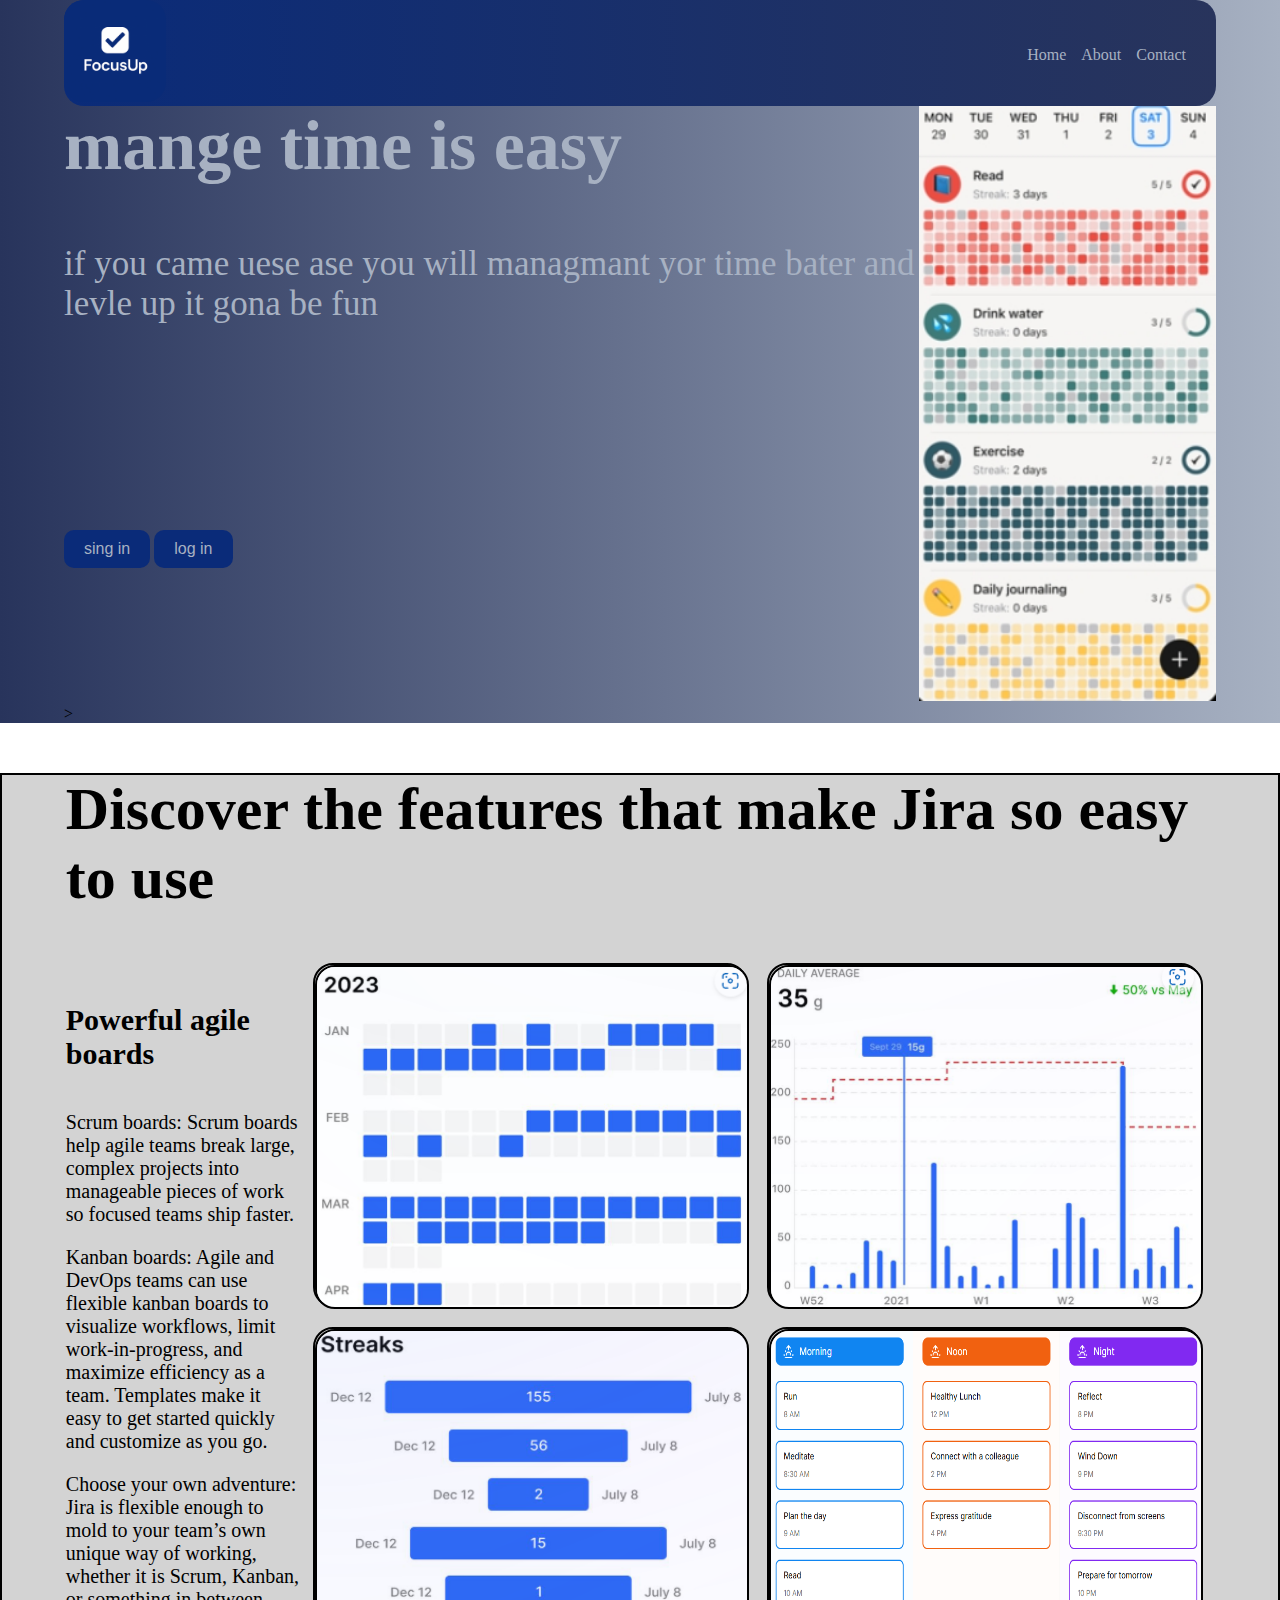
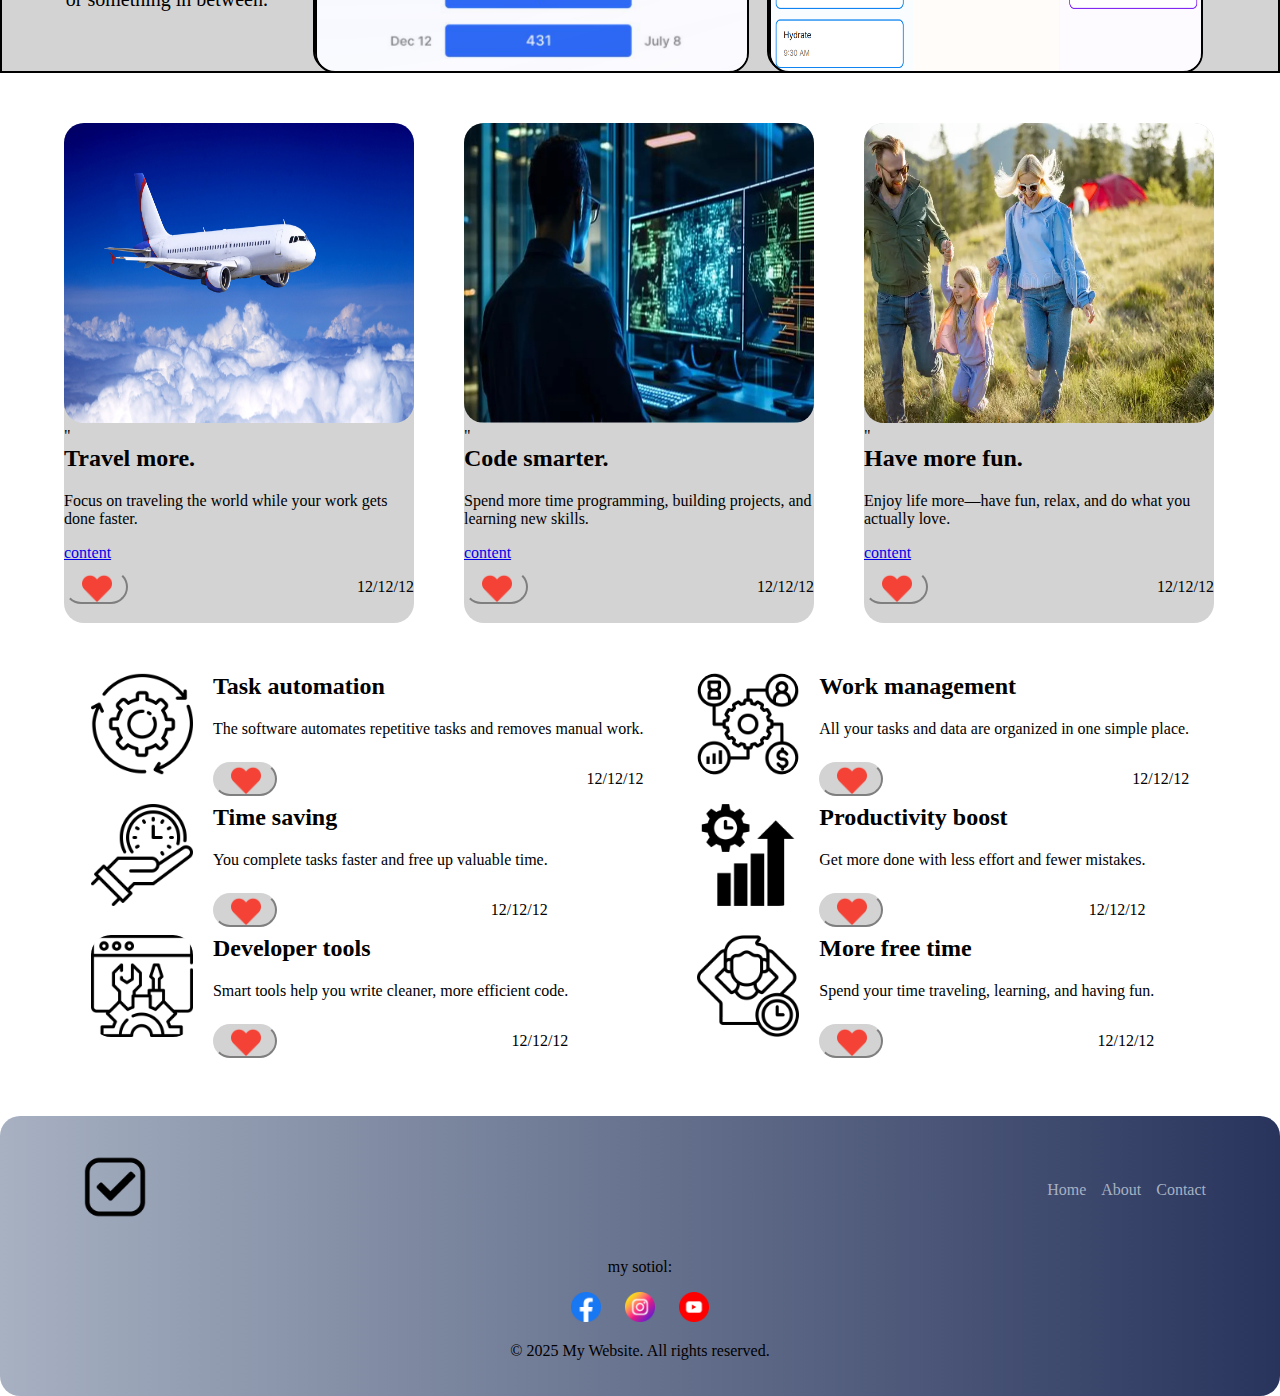
<file: index.html>
﻿<!DOCTYPE html>

<html lang="en" xmlns="http://www.w3.org/1999/xhtml">
<head>
    <meta charset="utf-8" />
    <link rel="stylesheet" href="stely.css">
    <title>FocusUp</title>
</head>
<body>
    <header>
        <div class="container">
            <div class="header__worp">
                
                <div class="header__logo">
                    <a href="index.html"><img class="img__logo" src="img/FocusUp_icon.png" alt="Logo" /></a>
                </div>
                <div class="header__nav">
                    <nav>
                        <ul>
                            <li><a class="a__txt"  href="index.html">Home</a></li>
                            <li><a class="a__txt" href="about.html">About</a></li>
                            <li><a class="a__txt" href="contacts.html">Contact</a></li>
                        </ul>
                    </nav>
                </div>
            </div>
        </div>
    </header>
    <main>
        <section class="hero" id="hero">
            <div class="container">
                <div class="hero__page">
                    <div class="hero__img">
                        <img class="img__hero" src="img/hero.png" alt="hero img" />
                    </div>
                    <div class="hero__text">
                        <h2 class="hero__h">mange time is easy</h2>
                        <p class="hero__p">if you came uese ase you will managmant yor time bater and levle up it gona be fun </p>
                        <button class="sing__in">sing in</button>
                        <button class="log__in">log in</button>
                    </div>
                </div>>
            </div>
        </section>

        <section class="expane__1" id="expane__1">
            <div class="container">
                <div class="expane__h">
                    <h2>Discover the features that make Jira so easy to use</h2>
                </div>
                <div class="expane__worp">
                    <div class="expane__txt">
                        <div class="expane__txth">
                            <h4>Powerful agile boards</h4>
                        </div>
                        <div class="expane__p">
                            <p class="expane__p1">Scrum boards: Scrum boards help agile teams break large, complex projects into manageable pieces of work so focused teams ship faster.</p>
                            <p class="expane__p2">Kanban boards: Agile and DevOps teams can use flexible kanban boards to visualize workflows, limit work-in-progress, and maximize efficiency as a team. Templates make it easy to get started quickly and customize as you go.</p>
                            <p class="expane__p3">Choose your own adventure: Jira is flexible enough to mold to your team’s own unique way of working, whether it is Scrum, Kanban, or something in between.</p>
                        </div>
                    </div>
                    <div class="explen__imgs">
                        <div class="explen__img1">
                            <img class="explen__img1" src="img/explen_1.png" alt="explane img" />
                        </div>
                        <div class="explen__img2">
                            <img class="explen__img2" src="img/explen_2.png" alt="explane img" />
                        </div>
                        <div class="explen__img3">
                            <img class="explen__img3" src="img/explen_3.png" alt="explane img" />
                        </div>
                        <div class="explen__img4">
                            <img class="explen__img4" src="img/explen_4.png" alt="explane img" />
                        </div>
                    </div>
                </div>
            </div>
        </section>

        <section class="explen__2" id="explen__2">
            <div class="container">
                <div class="explen2__worp">
                    <div class="emxplen2">
                        <div>
                            <img class="explen2__img" src="img/explen_2.1.jpeg" alt="explane img" />"
                        </div>
                        <div>
                            <h2>Travel more.</h2>
                            <p>Focus on traveling the world while your work gets done faster.</p>
                            <a href="https://www.bing.com/images/search?q=plane&form=HDRSC3&first=1&cw=2306&ch=1195">content</a>
                        </div>
                        <div class="explen2__sub">
                            <button class="like"><img class="mdia__icon" src="img/heart.png" alt="facebook" /></button>
                            <p>12/12/12</p>
                        </div>
                    </div>
                    <div class="emxplen2">
                        <div>
                            <img class="explen2__img" src="img/explen_2.2.webp" alt="explane img" />"
                        </div>
                        <div>
                            <h2>Code smarter.</h2>
                            <p>Spend more time programming, building projects, and learning new skills.</p>
                            <a href="https://www.bing.com/images/search?q=plane&form=HDRSC3&first=1&cw=2306&ch=1195">content</a>
                        </div>
                        <div class="explen2__sub">
                            <button class="like"><img class="mdia__icon" src="img/heart.png" alt="facebook" /></button>
                            <p>12/12/12</p>
                        </div>
                    </div>
                    <div class="emxplen2">
                        <div>
                            <img class="explen2__img" src="img/explen_2.3.webp" alt="explane img" />"
                        </div>
                        <div>
                            <h2>Have more fun.</h2>
                            <p>Enjoy life more—have fun, relax, and do what you actually love.</p>
                            <a href="https://www.bing.com/images/search?q=plane&form=HDRSC3&first=1&cw=2306&ch=1195">content</a>
                        </div>
                        <div class="explen2__sub">
                            <button class="like"><img class="mdia__icon" src="img/heart.png" alt="facebook" /></button>
                            <p>12/12/12</p>
                        </div>
                    </div>
                </div>
            </div>
        </section>
        <section>
            <div class="container">
                <div class="explen3__worp">
                    <div class="explen__right">
                        <div class="explen3">
                            <div>
                                <img class="explen3__img" src="img/explen_3.1.png" alt="img explen3" />
                            </div>
                            <div class="explen3__txt">
                                <h2>Task automation</h2>
                                <p>The software automates repetitive tasks and removes manual work.</p>
                                <div class="explen2__sub">
                                    <button class="like"><img class="mdia__icon" src="img/heart.png" alt="facebook" /></button>
                                    <p>12/12/12</p>
                                </div>
                            </div>
                        </div>
                        <div class="explen3">
                            <div>
                                <img class="explen3__img" src="img/explen_3.2.png" alt="img explen3" />
                            </div>
                            <div class="explen3__txt">
                                <h2>Time saving</h2>
                                <p>You complete tasks faster and free up valuable time.</p>
                                <div class="explen2__sub">
                                    <button class="like"><img class="mdia__icon" src="img/heart.png" alt="facebook" /></button>
                                    <p>12/12/12</p>
                                </div>
                            </div>
                        </div>
                        <div class="explen3">
                            <div>
                                <img class="explen3__img" src="img/explen_3.3.png" alt="img explen3" />
                            </div>
                            <div class="explen3__txt">
                                <h2>Developer tools</h2>
                                <p>Smart tools help you write cleaner, more efficient code.</p>
                                <div class="explen2__sub">
                                    <button class="like"><img class="mdia__icon" src="img/heart.png" alt="facebook" /></button>
                                    <p>12/12/12</p>
                                </div>
                            </div>
                        </div>
                    </div>
                    <div class="explen__left">
                        <div class="explen3">
                            <div>
                                <img class="explen3__img" src="img/explen_3.4.png" alt="img explen3" />
                            </div>
                            <div class="explen3__txt">
                                <h2>Work management</h2>
                                <p>All your tasks and data are organized in one simple place.</p>
                                <div class="explen2__sub">
                                    <button class="like"><img class="mdia__icon" src="img/heart.png" alt="facebook" /></button>
                                    <p>12/12/12</p>
                                </div>
                            </div>
                        </div>
                        <div class="explen3">
                            <div>
                                <img class="explen3__img" src="img/explen_3.5.png" alt="img explen3" />
                            </div>
                            <div class="explen3__txt">
                                <h2>Productivity boost</h2>
                                <p>Get more done with less effort and fewer mistakes.</p>
                                <div class="explen2__sub">
                                    <button class="like"><img class="mdia__icon" src="img/heart.png" alt="facebook" /></button>
                                    <p>12/12/12</p>
                                </div>
                            </div>
                        </div>
                        <div class="explen3">
                            <div>
                                <img class="explen3__img" src="img/explen_3.6.png" alt="img explen3" />
                            </div>
                            <div class="explen3__txt">
                                <h2>More free time</h2>
                                <p>Spend your time traveling, learning, and having fun.</p>
                                <div class="explen2__sub">
                                    <button class="like"><img class="mdia__icon" src="img/heart.png" alt="facebook" /></button>
                                    <p>12/12/12</p>
                                </div>
                            </div>
                        </div>
                    </div>
                </div>
            </div>
        </section>
    </main>
    <footer>
        <div class="container">
            <div class="footer__worp">
                <div class="header__logo">
                    <a href="index.html"><img class="img__logo" src="img/FocusUp.png" alt="Logo" /></a>
                </div>
                <div class="footer__nav">
                    <nav>
                        <ul>
                            <li><a class="a__txt" href="index.html">Home</a></li>
                            <li><a class="a__txt" href="about.html">About</a></li>
                            <li><a class="a__txt" href="contacts.html">Contact</a></li>
                        </ul>
                    </nav>
                </div>
            </div>
            <div>
                <p>my sotiol:</p>
                <div>
                    <a class="a__txt" href="https://www.facebook.com/"><img class="mdia__icon" src="img/facebook.png" alt="facebook" /></a>
                    <a class="a__txt" href="https://play.google.com/store/apps/details?id=com.instagram.android&hl=en-GB"><img class="mdia__icon" src="img/instagram.png" alt="instagram" /></a>
                    <a class="a__txt" href="https://www.youtube.com/"><img class="mdia__icon" src="img/youtube.png" alt="youtube" /></a>
                </div>
                <p>© 2025 My Website. All rights reserved.</p>
            </div>
        </div>
    </footer>
</body>
</html>
</file>
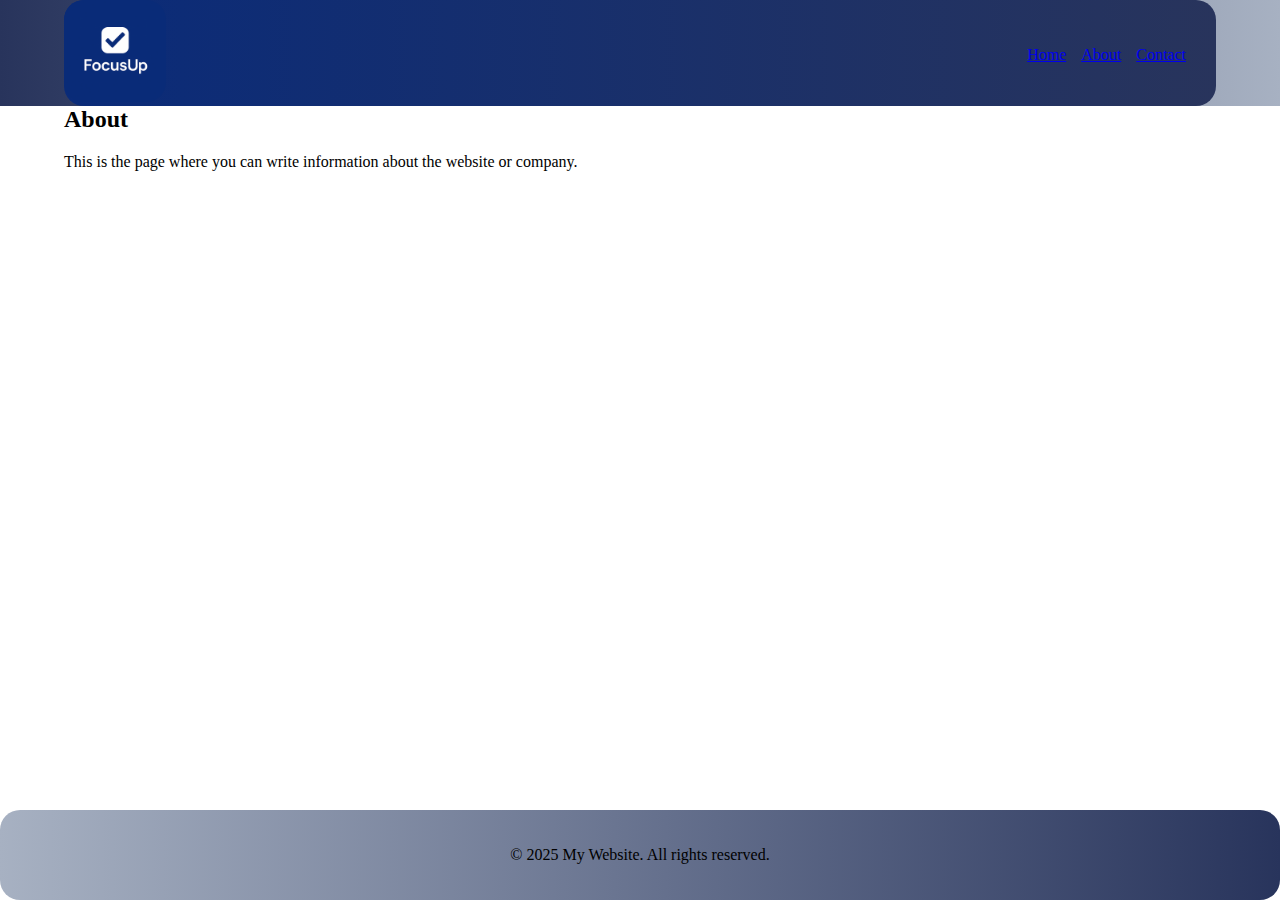
<file: about.html>
﻿<!DOCTYPE html>
<html lang="en">
<head>
    <meta charset="UTF-8" />
    <meta name="viewport" content="width=device-width, initial-scale=1.0" />
    <title>About</title>
    <link rel="stylesheet" href="stely.css" />
</head>
<body>
    <header>
        <div class="container">
            <div class="header__worp">

                <div class="header__logo">
                    <img class="img__logo" src="img/FocusUp_icon.png" alt="Logo" />
                </div>
                <div class="header__nav">
                    <nav>
                        <ul>
                            <li><a href="s.html">Home</a></li>
                            <li><a href="about.html">About</a></li>
                            <li><a href="contacts.html">Contact</a></li>
                        </ul>
                    </nav>
                </div>
            </div>
        </div>
    </header>

    <main>
        <div class="container">
            <h2>About</h2>
            <p>This is the page where you can write information about the website or company.</p>
        </div>
    </main>

    <footer>
        <div class="container">
            <p>© 2025 My Website. All rights reserved.</p>
        </div>
    </footer>
</body>
</html>
</file>
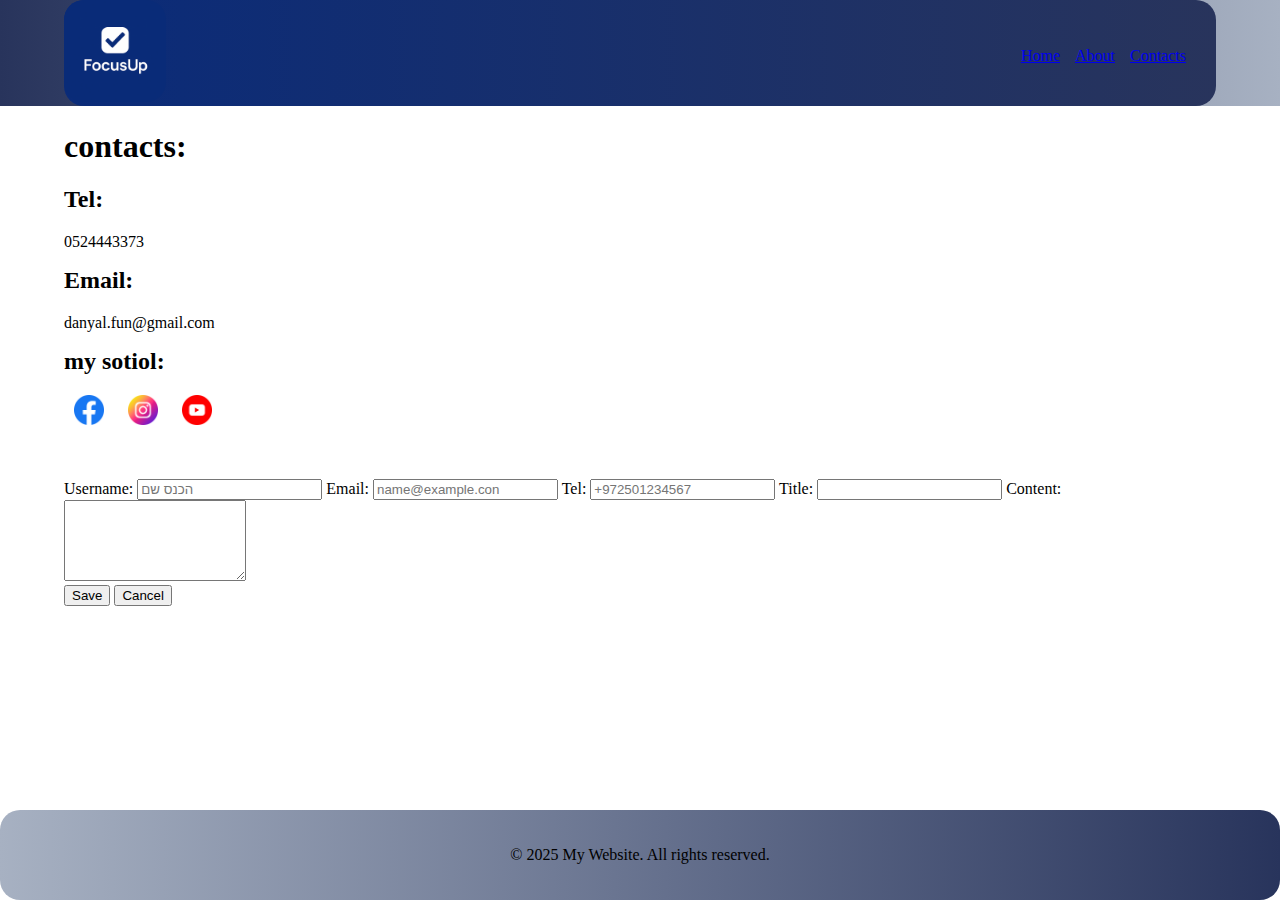
<file: contacts.html>
﻿<!DOCTYPE html>
<html lang="en">
<head>
    <meta charset="UTF-8" />
    <meta name="viewport" content="width=device-width, initial-scale=1.0" />
    <title>Contact</title>
    <link rel="stylesheet" href="stely.css" />
</head>
<body>
    <header>
        <div class="container">
            <div class="header__worp">

                <div class="header__logo">
                    <img class="img__logo" src="img/FocusUp_icon.png" alt="Logo" />
                </div>
                <div class="header__nav">
                    <nav>
                        <ul>
                            <li><a href="index.html">Home</a></li>
                            <li><a href="about.html">About</a></li>
                            <li><a href="contacts.html">Contacts</a></li>
                        </ul>
                    </nav>
                </div>
            </div>
        </div>
    </header>

    <main>
        <div class="container">
            <div class="contents">
                <h1>contacts:</h1>
                <h2>Tel:</h2>
                <p>0524443373</p>
                <h2>Email:</h2>
                <p>danyal.fun@gmail.com</p>
                <h2>my sotiol:</h2>
                <div>
                    <a class="a__txt" href="https://www.facebook.com/"><img class="mdia__icon" src="img/facebook.png" alt="facebook" /></a>
                    <a class="a__txt" href="https://play.google.com/store/apps/details?id=com.instagram.android&hl=en-GB"><img class="mdia__icon" src="img/instagram.png" alt="instagram" /></a>
                    <a class="a__txt" href="https://www.youtube.com/"><img class="mdia__icon" src="img/youtube.png" alt="youtube" /></a>
                </div>
            </div>
        </div>
        <div class="container">

            <form id="newArticleForm">
                <label for="username">Username:</label>
                <input type="text" id="username" name="username" placeholder="הכנס שם" required>

                <label for="email">Email:</label>
                <input type="email" name="email" id="email" required placeholder="name@example.con">

                <label for="tel" >Tel:</label>
                <input type="tel" name="phone" id="tel" pattern="^\+?\d{7,15}$" placeholder="+972501234567">

                <label for="title">Title:</label>
                <input type="text" id="title" name="title" required>

                <label for="content">Content:</label>
                <textarea id="content" name="content" rows="5" required></textarea>
                <div class="buttons">
                    <button type="submit" id="save" class="save-btn">Save</button>
                    <button type="button" id="closePopupBtn" class="cancel-btn">Cancel</button>
                </div>
            </form>
        </div>

    </main>
    <footer>
        <div class="container">
            <p>© 2025 My Website. All rights reserved.</p>
        </div>
    </footer>
    
<script  src="js.js"></script>
</body>
</html>
</file>
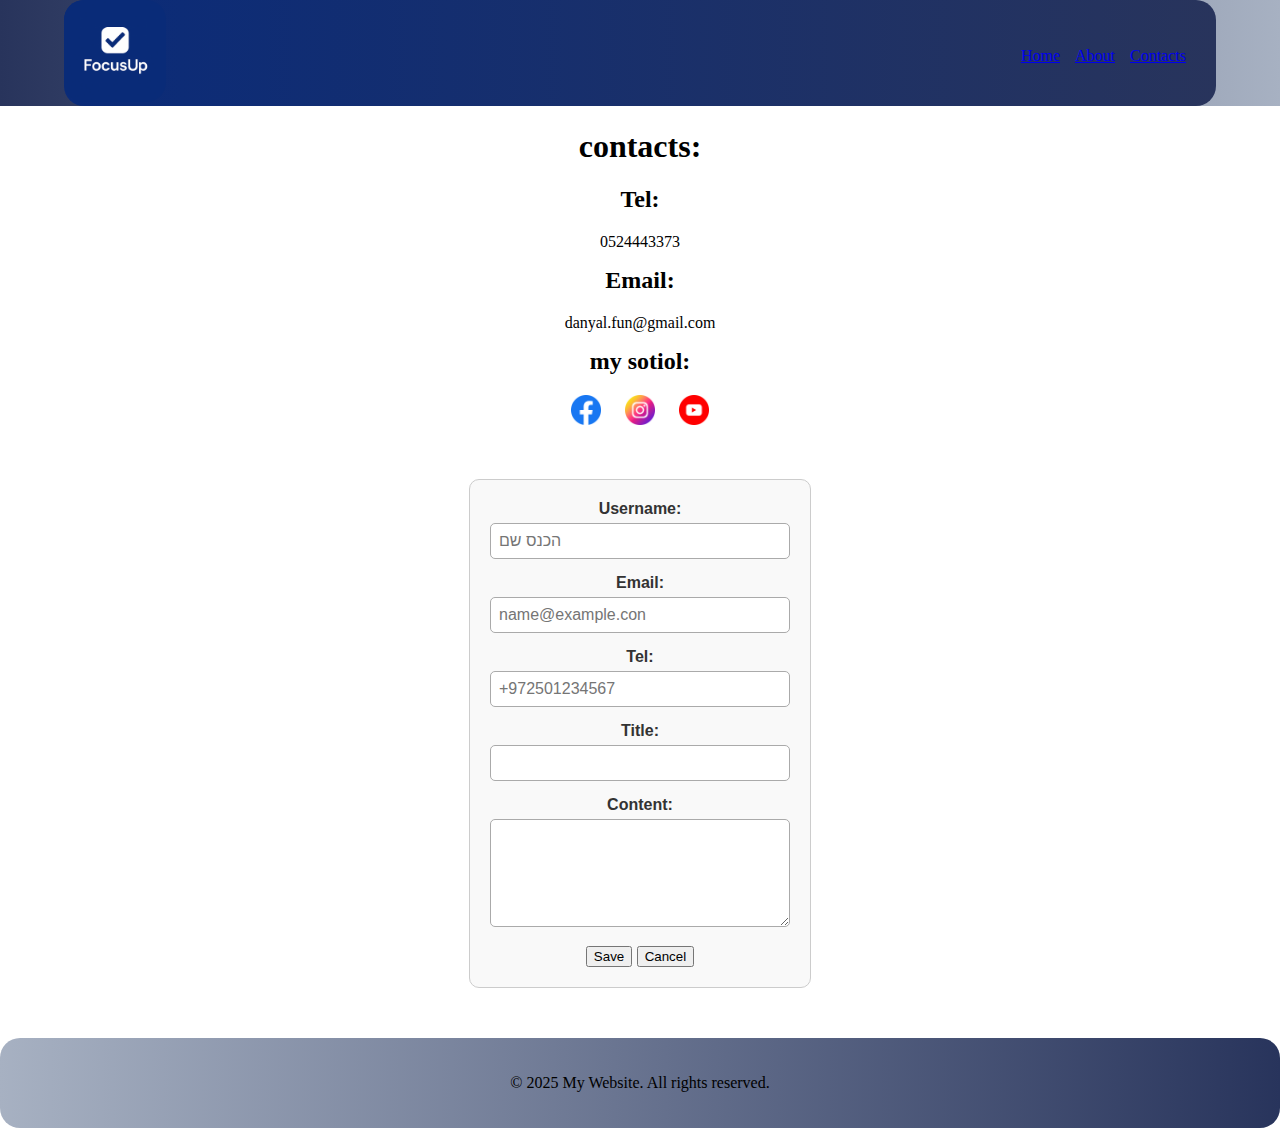
<file: fe/contacts.html>
﻿<!DOCTYPE html>
<html lang="en">
<head>
    <meta charset="UTF-8" />
    <meta name="viewport" content="width=device-width, initial-scale=1.0" />
    <title>Contact</title>
    <link rel="stylesheet" href="stely.css" />
</head>
<body>
    <header>
        <div class="container">
            <div class="header__worp">

                <div class="header__logo">
                    <img class="img__logo" src="img/FocusUp_icon.png" alt="Logo" />
                </div>
                <div class="header__nav">
                    <nav>
                        <ul>
                            <li><a href="index.html">Home</a></li>
                            <li><a href="about.html">About</a></li>
                            <li><a href="contacts.html">Contacts</a></li>
                        </ul>
                    </nav>
                </div>
            </div>
        </div>
    </header>

    <main>
        <div class="container">
            <div class="contents">
                <h1>contacts:</h1>
                <h2>Tel:</h2>
                <p>0524443373</p>
                <h2>Email:</h2>
                <p>danyal.fun@gmail.com</p>
                <h2>my sotiol:</h2>
                <div>
                    <a class="a__txt" href="https://www.facebook.com/"><img class="mdia__icon" src="img/facebook.png" alt="facebook" /></a>
                    <a class="a__txt" href="https://play.google.com/store/apps/details?id=com.instagram.android&hl=en-GB"><img class="mdia__icon" src="img/instagram.png" alt="instagram" /></a>
                    <a class="a__txt" href="https://www.youtube.com/"><img class="mdia__icon" src="img/youtube.png" alt="youtube" /></a>
                </div>
            </div>
        </div>
        <div class="container">

            <form id="newArticleForm">
                <label for="username">Username:</label>
                <input type="text" id="username" name="username" placeholder="הכנס שם" required>

                <label for="email">Email:</label>
                <input type="email" name="email" id="email" required placeholder="name@example.con">

                <label for="tel" >Tel:</label>
                <input type="tel" name="phone" id="tel" pattern="^\+?\d{7,15}$" placeholder="+972501234567">

                <label for="title">Title:</label>
                <input type="text" id="title" name="title" required>

                <label for="content">Content:</label>
                <textarea id="content" name="content" rows="5" required></textarea>
                <div class="buttons">
                    <button type="submit" id="save" class="save-btn">Save</button>
                    <button type="button" id="post" class="cancel-btn">Cancel</button>
                </div>
            </form>
        </div>

    </main>
    <footer>
        <div class="container">
            <p>© 2025 My Website. All rights reserved.</p>
        </div>
    </footer>
    
<script  src="js.js"></script>
</body>
</html>
</file>
<file: stely.css>
.header__worp {
    display: flex;
    justify-content: space-between;
    border-radius: 20px;
    background: linear-gradient(to right,#0A2B79,#28345C);
    padding-right: 20px;
}
.a__txt {
    text-decoration: none;
    color: #A7B1C2;
    font-size: 16px;
}
.container {
    width: 90%;
    max-width: 1200px;
    margin: 0 auto;
}
nav ul {
    list-style: none;
    display: flex;
    gap: 15px;
}
footer {
    background: linear-gradient(to right,#A7B1C2,#28345C);
    text-align: center;
    padding: 20px 0;
    border-radius: 20px;
}
main {
    flex: 1;
}
body {
    display: flex;
    flex-direction: column;
    min-height: 100vh;
    margin: 0;
}
.img__logo {
    width: 102.1px;
    height: 102.1px;
    border-radius: 20px;
}
nav {
    margin-top: 20%;
}
ul {
    padding: 10px;
    margin: 0;
}
.hero {
    min-height: 600px;
    background: linear-gradient(to right,#28345C,#A7B1C2)
}
header {
    background: linear-gradient(to right,#28345C,#A7B1C2)
}
h2 {
    margin-top: 0;
}
.hero__h {
    font-size: 70px;
    color: #A7B1C2;
}
.hero__p {
    font-size: 35px;
    color: #A7B1C2;
}
.log__in{
    background-color: #0A2B79;
    border: none;
    color: #A7B1C2;
    padding: 10px 20px;
    border-radius: 10px;
    cursor: pointer;
    font-size: 16px;
    margin-top: 20%;
}
.sing__in {
    background-color: #0A2B79;
    border: none;
    color: #A7B1C2;
    padding: 10px 20px;
    border-radius: 10px;
    cursor: pointer;
    font-size: 16px;
    margin-top: 20%;
}
.hero__page {
    display: flex;
    justify-content: space-between;
    flex-direction: row-reverse;
}
.img__hero {
    height: 595px;
    width: auto;
}
.mdia__icon {
    width: 30px;
    height: 30px;
    margin: 0 10px;
}
.footer__worp {
    display: flex;
    justify-content: space-between;
    border-radius: 20px;
}
.a__txt:hover {
    color: #CBDEFF;
    border: 2px solid #CBDEFF;
    border-radius: 20px;
    padding: 5px;
}
button:hover {
    background-color: #28345C;
    transform: scale(1.03);
    border: 2px solid #A7B1C2;
}
.img__logo:hover {
    transform: scale(1.03);
}
.expane__worp {
    display: flex;

}
.explen__imgs {
    display: flex;
    align-content: center;
    flex-wrap: wrap;
    flex-direction: row;
    justify-content: center;
    gap: 20px;
}
.explen__img4 {
    width: 430px;
    height: 340px;
    border: 2px solid black;
    border-radius: 20px;
}
.expane__txt {
    width: 40%;
}
.expane__1 {
    background-color: lightgray;
    border: 2px solid black;
    min-height: 70vh;
}
.explen__img1 {
    width: 430px;
    height: 340px;
    border: 2px solid black;
    border-radius: 20px;
}
.explen__img2 {
    width: 430px;
    height: 340px;
    border: 2px solid black;
    border-radius: 20px;
}
.explen__img3 {
    width: 430px;
    height: 340px;
    border: 2px solid black;
    border-radius: 20px;
}
.explen__img1:hover {
    transform: scale(1.02);
}
.explen__img2:hover {
    transform: scale(1.02);
}
.explen__img3:hover {
    transform: scale(1.02);
}
.explen__img4:hover {
    transform: scale(1.02);
}
.expane__p1{
    font-size: 20px;
}
.expane__p2 {
    font-size: 20px;

}
.expane__p3 {
    font-size: 20px;
}

.expane__txth {
    font-size: 30px;
}

.expane__h {
    font-size: 40px;
}
.explen2__img{
    width: 350px;
    height: 300px;
    
    border-radius: 20px;
}
.emxplen2 {
    width: 350px;
    height: 500px;
    border-radius: 20px;
    background-color: lightgray;
}
.explen2__worp {
    display: flex;
    gap: 50px;
}
.explen2__sub {
    display: flex;
    flex-direction: row;
    justify-content: space-between;
}
main {
    display: flex;
    flex-direction: column;
    gap: 50px;
}
footer{
    margin-top: 50px;
}

.explen3__img {
    width: 102.1px;
    height: 102.1px;
    border-radius: 20px;
}
.explen3__worp {
    display: flex;
    flex-direction: row;
    justify-content: space-around;
}
.explen3 {
    display: flex;
    flex-direction: row;
    gap: 20px;
}
.like {
    border-radius: 20px;
    height: 34px;
    width: 64px;
    background-color: lightgray;
    border-color: lightgray;
}
.explen2__sub {
    align-items: center;
}
</file>
<file: fe/stely.css>
﻿.header__worp {
    display: flex;
    justify-content: space-between;
    border-radius: 20px;
    background: linear-gradient(to right,#0A2B79,#28345C);
    padding-right: 20px;
}
.a__txt {
    text-decoration: none;
    color: #A7B1C2;
    font-size: 16px;
}
.container {
    width: 90%;
    max-width: 1200px;
    margin: 0 auto;
}
nav ul {
    list-style: none;
    display: flex;
    gap: 15px;
}
footer {
    background: linear-gradient(to right,#A7B1C2,#28345C);
    text-align: center;
    padding: 20px 0;
    border-radius: 20px;
}
main {
    flex: 1;
}
body {
    display: flex;
    flex-direction: column;
    min-height: 100vh;
    margin: 0;
}
.img__logo {
    width: 102.1px;
    height: 102.1px;
    border-radius: 20px;
}
nav {
    margin-top: 20%;
}
ul {
    padding: 10px;
    margin: 0;
}
.hero {
    min-height: 600px;
    background: linear-gradient(to right,#28345C,#A7B1C2)
}
header {
    background: linear-gradient(to right,#28345C,#A7B1C2)
}
h2 {
    margin-top: 0;
}
.hero__h {
    font-size: 70px;
    color: #A7B1C2;
}
.hero__p {
    font-size: 35px;
    color: #A7B1C2;
}
.log__in{
    background-color: #0A2B79;
    border: none;
    color: #A7B1C2;
    padding: 10px 20px;
    border-radius: 10px;
    cursor: pointer;
    font-size: 16px;
    margin-top: 20%;
}
.sing__in {
    background-color: #0A2B79;
    border: none;
    color: #A7B1C2;
    padding: 10px 20px;
    border-radius: 10px;
    cursor: pointer;
    font-size: 16px;
    margin-top: 20%;
}
.hero__page {
    display: flex;
    justify-content: space-between;
    flex-direction: row-reverse;
}
.img__hero {
    height: 595px;
    width: auto;
}
.mdia__icon {
    width: 30px;
    height: 30px;
    margin: 0 10px;
}
.footer__worp {
    display: flex;
    justify-content: space-between;
    border-radius: 20px;
}
.a__txt:hover {
    color: #CBDEFF;
    border: 2px solid #CBDEFF;
    border-radius: 20px;
    padding: 5px;
}
button:hover {
    background-color: #28345C;
    transform: scale(1.03);
    border: 2px solid #A7B1C2;
}
.img__logo:hover {
    transform: scale(1.03);
}
.expane__worp {
    display: flex;

}
.explen__imgs {
    display: flex;
    align-content: center;
    flex-wrap: wrap;
    flex-direction: row;
    justify-content: center;
    gap: 20px;
}
.explen__img4 {
    width: 430px;
    height: 340px;
    border: 2px solid black;
    border-radius: 20px;
}
.expane__txt {
    width: 40%;
}
.expane__1 {
    background-color: lightgray;
    border: 2px solid black;
    min-height: 70vh;
}
.explen__img1 {
    width: 430px;
    height: 340px;
    border: 2px solid black;
    border-radius: 20px;
}
.explen__img2 {
    width: 430px;
    height: 340px;
    border: 2px solid black;
    border-radius: 20px;
}
.explen__img3 {
    width: 430px;
    height: 340px;
    border: 2px solid black;
    border-radius: 20px;
}
.explen__img1:hover {
    transform: scale(1.02);
}
.explen__img2:hover {
    transform: scale(1.02);
}
.explen__img3:hover {
    transform: scale(1.02);
}
.explen__img4:hover {
    transform: scale(1.02);
}
.expane__p1{
    font-size: 20px;
}
.expane__p2 {
    font-size: 20px;

}
.expane__p3 {
    font-size: 20px;
}

.expane__txth {
    font-size: 30px;
}

.expane__h {
    font-size: 40px;
}
.explen2__img{
    width: 350px;
    height: 300px;
    
    border-radius: 20px;
}
.emxplen2 {
    width: 350px;
    height: 500px;
    border-radius: 20px;
    background-color: lightgray;
}
.explen2__worp {
    display: flex;
    gap: 50px;
}
.explen2__sub {
    display: flex;
    flex-direction: row;
    justify-content: space-between;
}
main {
    display: flex;
    flex-direction: column;
    gap: 50px;
}
footer{
    margin-top: 50px;
}

.explen3__img {
    width: 102.1px;
    height: 102.1px;
    border-radius: 20px;
}
.explen3__worp {
    display: flex;
    flex-direction: row;
    justify-content: space-around;
}
.explen3 {
    display: flex;
    flex-direction: row;
    gap: 20px;
}
.like {
    border-radius: 20px;
    height: 34px;
    width: 64px;
    background-color: lightgray;
    border-color: lightgray;
}
.explen2__sub {
    align-items: center;
}

#newArticleFormBtn{
    padding: 10px 20px;
    font-size: 16px;
    cursor: pointer;
    margin-bottom: 2rem;
}
.buttons button{
    cursor: pointer;
}
form {
  width: 300px;
  margin: 0 auto; /* למרכז את הטופס */
  padding: 20px;
  border: 1px solid #ccc;
  border-radius: 10px;
  background-color: #f9f9f9;
  font-family: "Arial", sans-serif;
}
label {
  display: block; /* כל תווית בשורה נפרדת */
  margin-bottom: 5px;
  font-weight: bold;
  color: #333;
}
input, textarea {
  width: 100%;
  padding: 8px;
  margin-bottom: 15px;
  border: 1px solid #aaa;
  border-radius: 5px;
  box-sizing: border-box; /* שומר על גודל אחיד */
  font-size: 16px;
}
input:focus, textarea:focus {
  border-color: #007bff;
  outline: none; /* הסרת המסגרת הכחולה */
  box-shadow: 0 0 5px #007bff;
}
.container{
    text-align: center;
}
</file>
